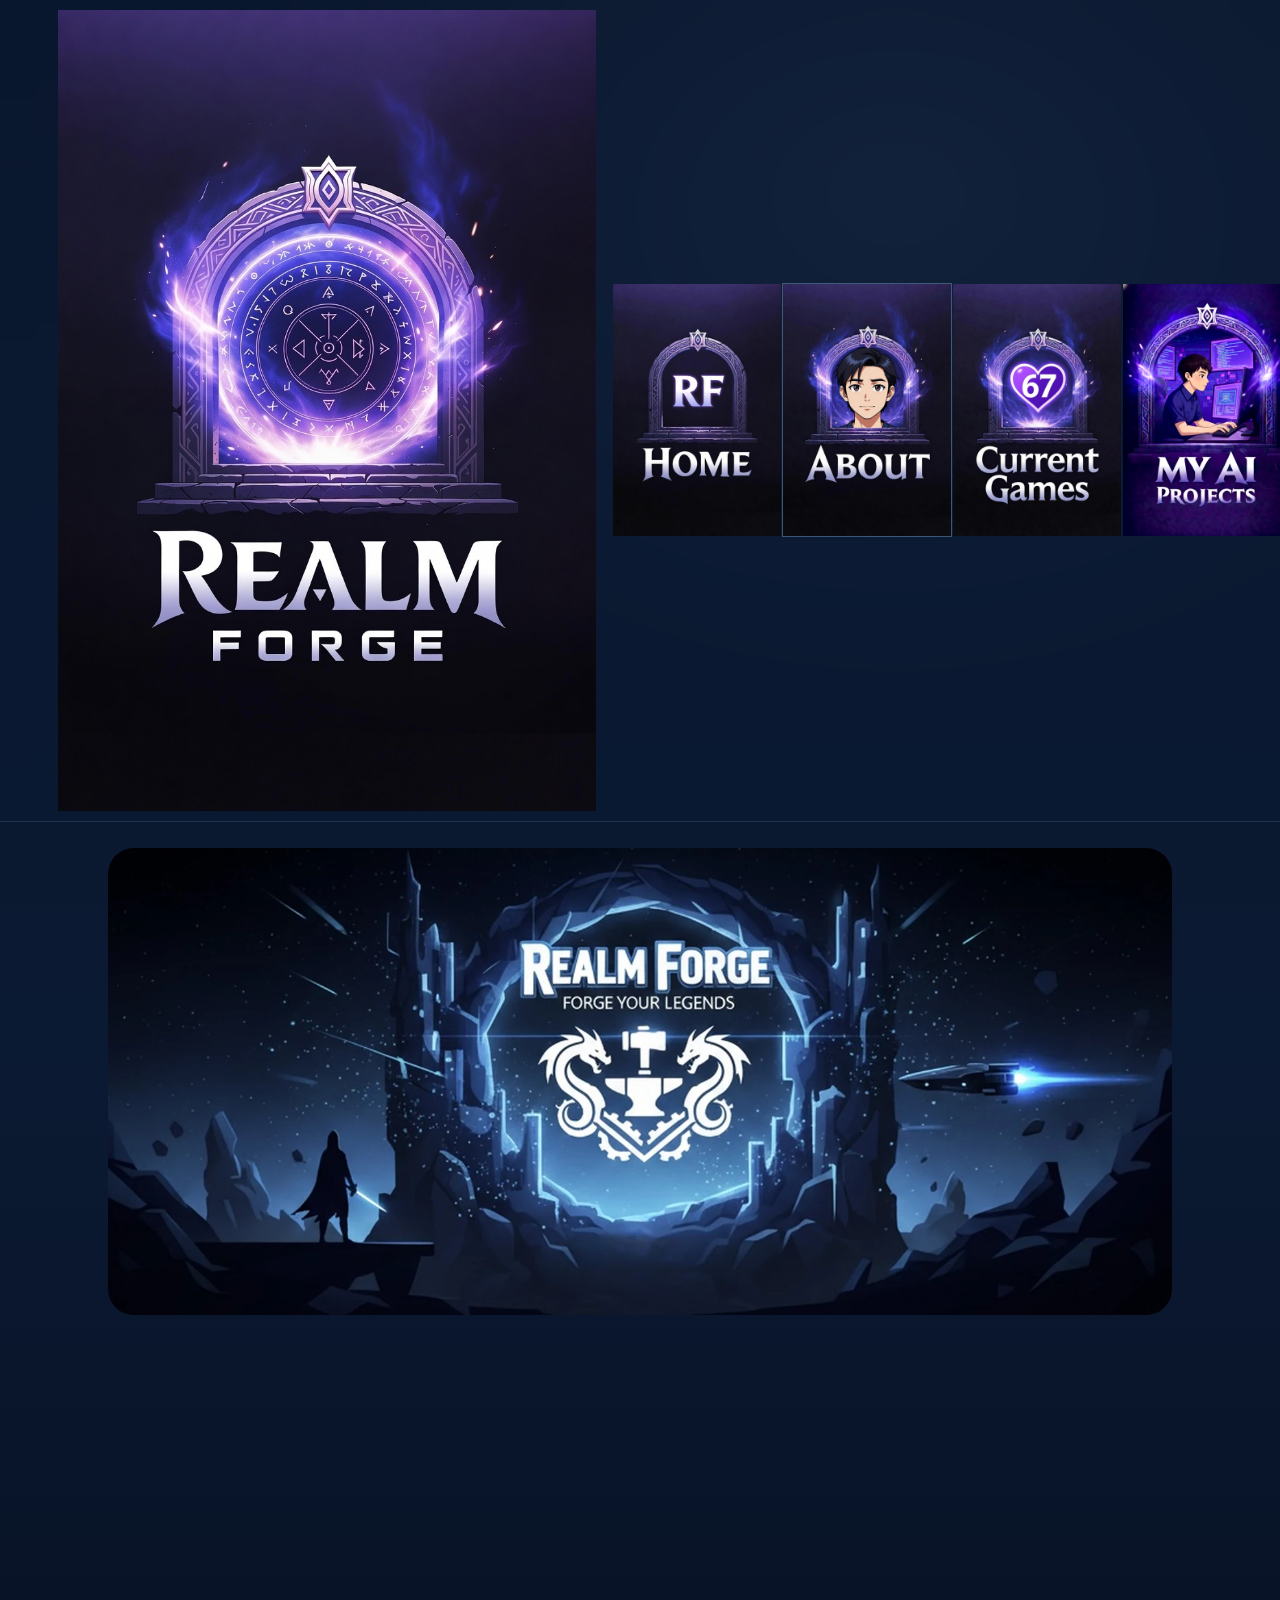
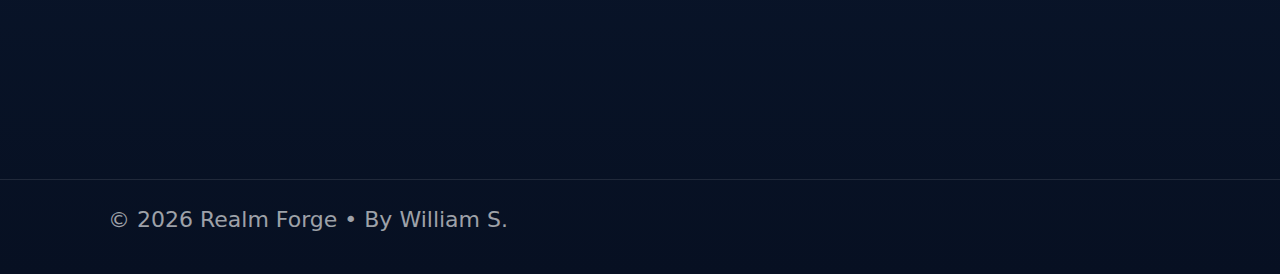
<file: about.html>
<!doctype html>
<html lang="en">
<head>
  <meta charset="utf-8"/>
  <meta name="viewport" content="width=device-width, initial-scale=1"/>
  <title>About • Realm Forge</title>
  <meta name="description" content="Realm Forge — a modern gaming site by William S.. Current games, reviews, and videos."/>
  <link rel="icon" href="./assets/svg/icon-sword.svg" type="image/svg+xml">
  <link rel="stylesheet" href="style.css"/>
</head>
<body>
<header class="topbar">
  <div class="container topbar-inner">
    <a class="brand" href="index.html" aria-label="Realm Forge home"><img class="brand-img" src="./assets/nav/logo.jpg" alt="Realm Forge"></a>
    <nav class="nav" aria-label="Primary navigation">
  <a class="navbtn" href="index.html" aria-label="Home"><img src="./assets/nav/home.jpg" alt="Home"></a>
  <a class="navbtn" href="about.html" aria-label="About"><img src="./assets/nav/about.jpg" alt="About"></a>
  <a class="navbtn" href="games.html" aria-label="Top 10"><img src="./assets/nav/games.jpg" alt="Top 10"></a>
  <a class="navbtn" href="reviews.html" aria-label="Projects"><img src="./assets/nav/reviews.jpg" alt="Projects"></a>
</nav>
  </div>
</header>
<section class="splash">
  <div class="container">
    <picture>
      <source srcset="./assets/img/splash.webp 1x, ./assets/img/splash@2x.webp 2x" type="image/webp">
      <img class="splash-img" src="./assets/img/splash.png" srcset="./assets/img/splash.png 1x, ./assets/img/splash@2x.png 2x" alt="Realm Forge splash">
    </picture>
  </div>
</section>
<main class="container">
  <section class="section">
    <div class="card pad" data-reveal>
      <h2 class="h2">About William S.</h2>
      <p class="p about-copy">WELCOME TO MY GAMING WORLD! I'm passionate about computer and video games! The thrill of epic adventures, clever strategies, and endless creativity keeps me coming back every day.<br><br></p><p class="p about-copy">I love teaming up with friends and family for co-op battles, funny moments, and friendly rivalries that make every session unforgettable.</p><p class="p about-copy">I am a native New Yorker. I currently game on PC, iOS, Switch 2, and Xbox. I'm also building my own games using vibe coding AI tools as well as classic hand-coding skills I'm sharpening at school.</p><p class="p about-copy">Am looking forward to learning how to turn my ideas into playable realities! Thank you for visiting Realm Forge.</p>
    </div>
  </section>
</main>
<footer class="footer">
  <div class="container">
    <div class="note">© 2026 Realm Forge • By William S.</div>
  </div>
</footer>
<script src="main.js"></script>
</body>
</html>
</file>
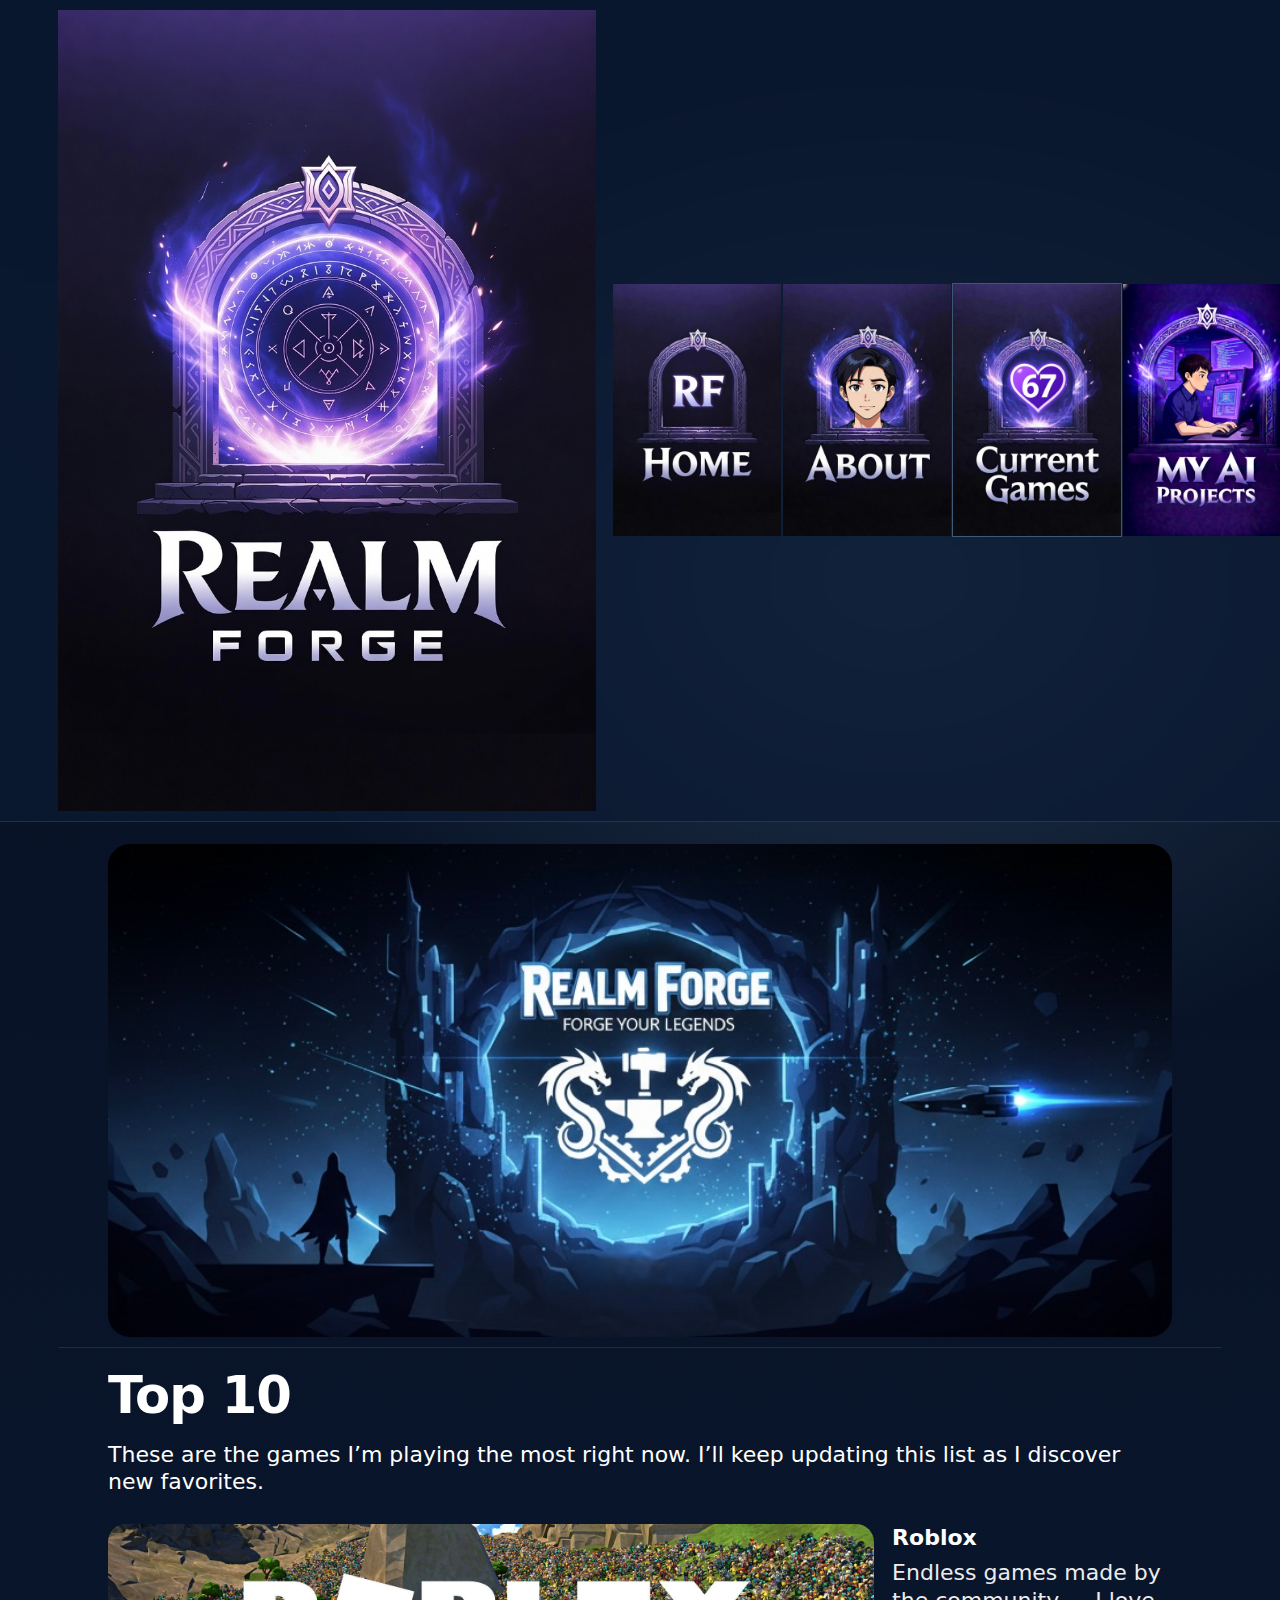
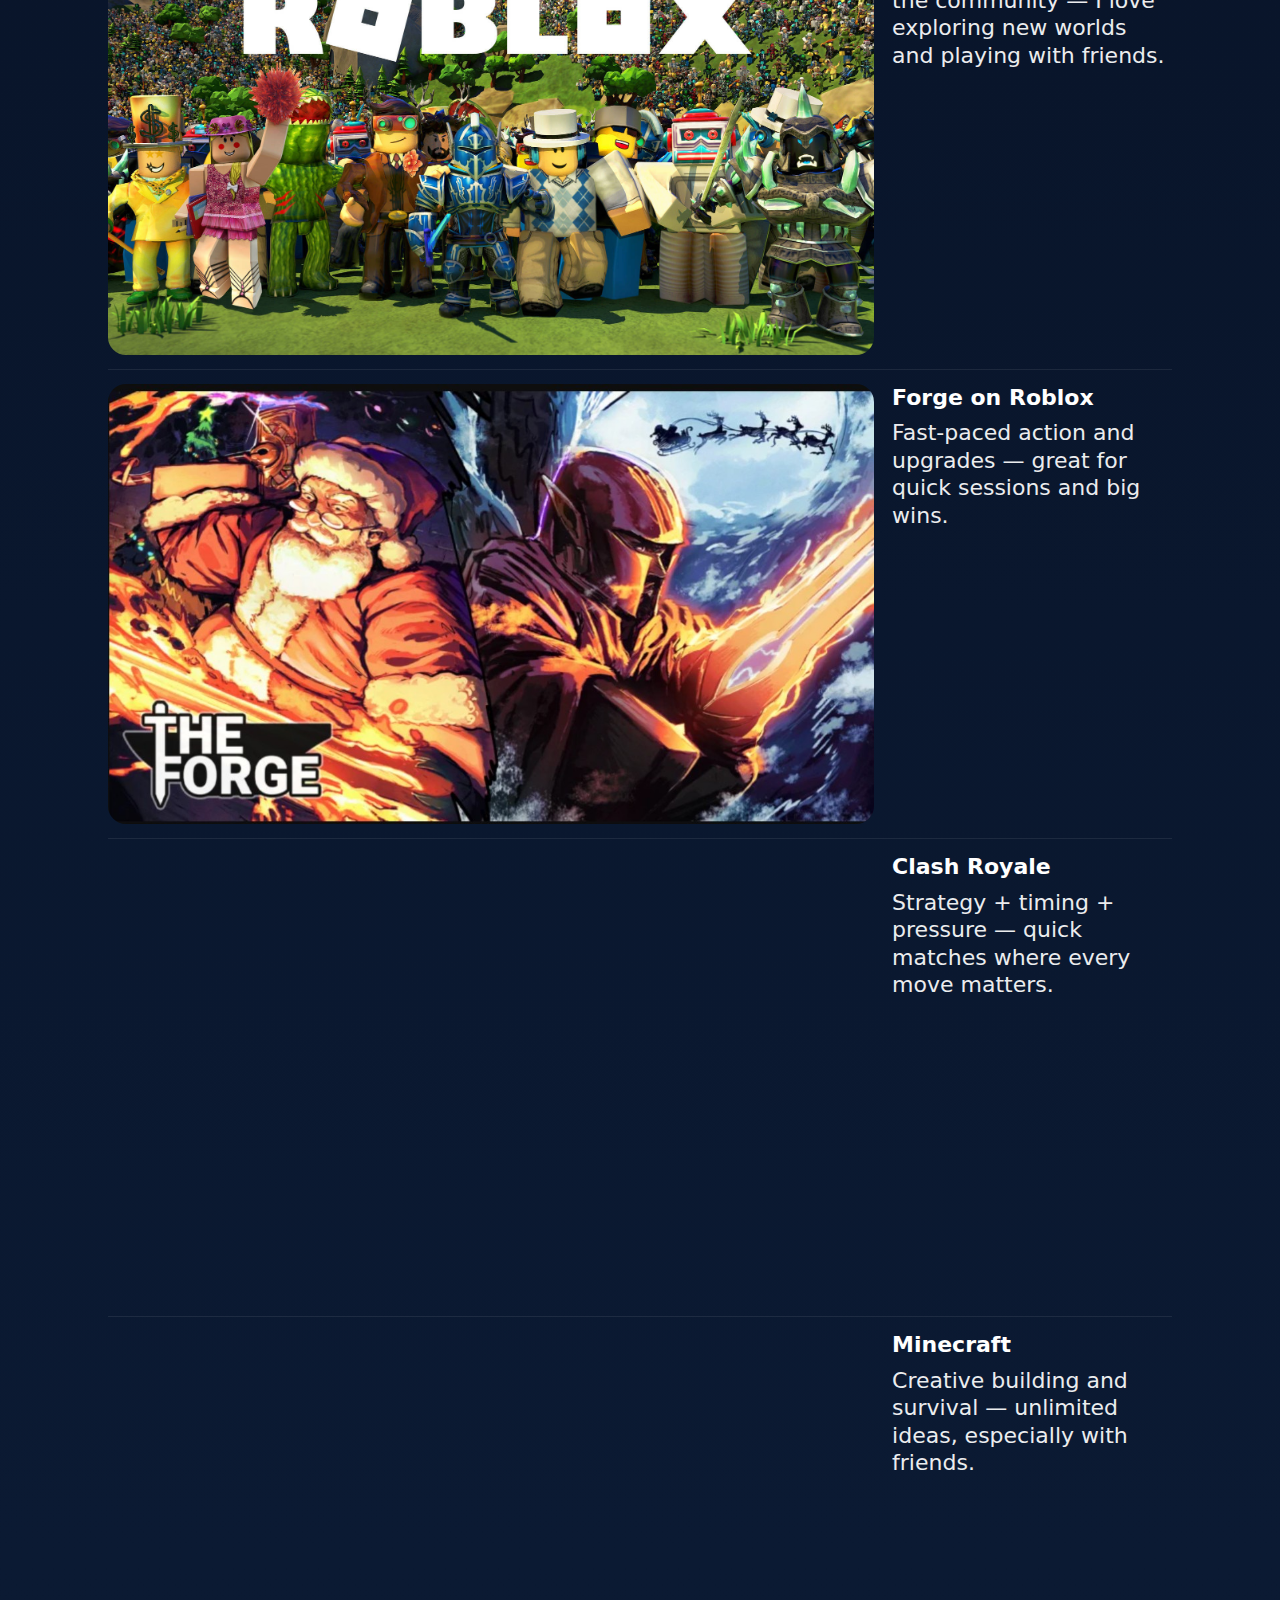
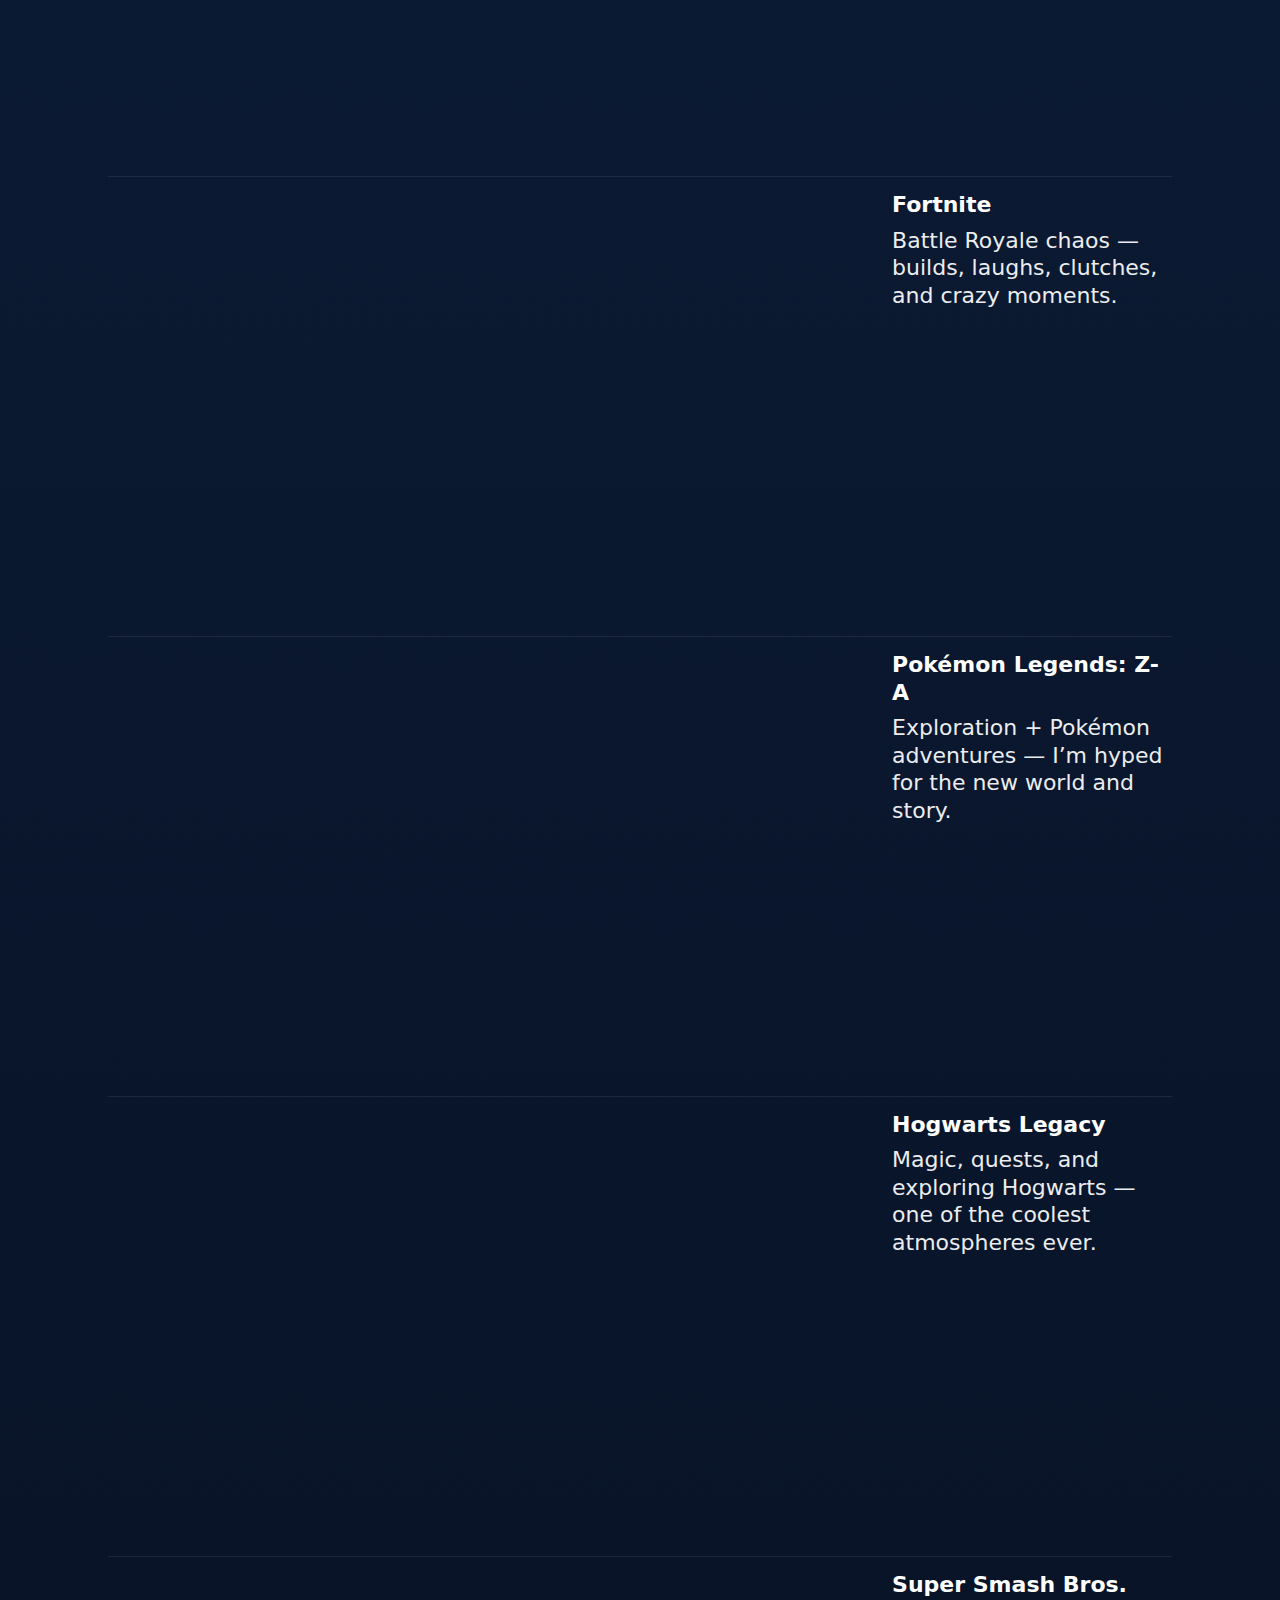
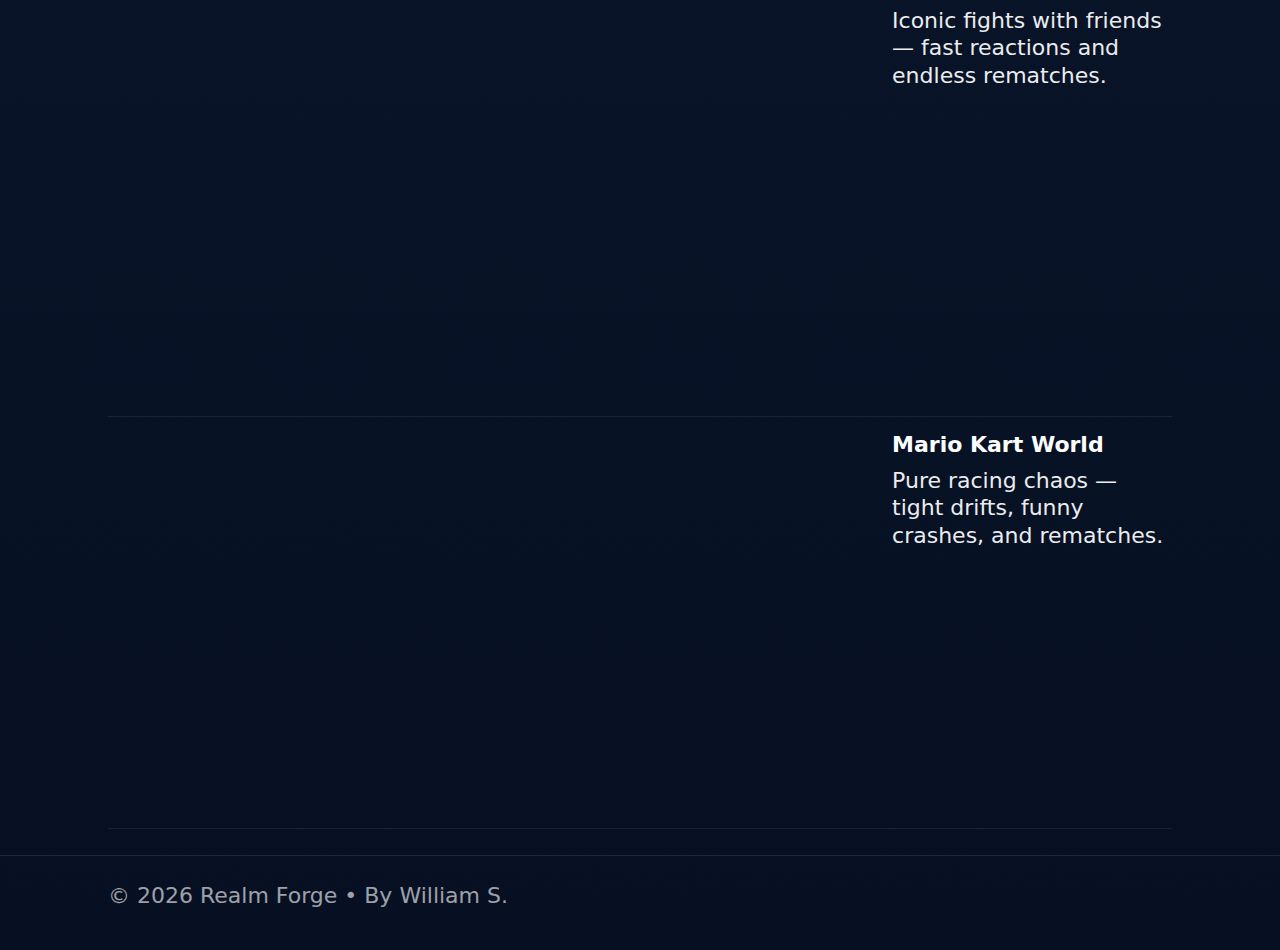
<file: games.html>
<!doctype html>
<html lang="en">
<head>
  <meta charset="utf-8"/>
  <meta name="viewport" content="width=device-width, initial-scale=1"/>
  <title>Top 10 • Realm Forge</title>
  <meta name="description" content="Realm Forge — a modern gaming site by William S.. Current games and reviews."/>
  <link rel="icon" href="./assets/svg/icon-sword.svg" type="image/svg+xml">
  <link rel="stylesheet" href="style.css"/>
</head>
<body>
<header class="topbar">
  <div class="container topbar-inner">
    <a class="brand" href="index.html" aria-label="Realm Forge home">
      <img class="brand-img" src="./assets/nav/logo.jpg" alt="Realm Forge">
    </a>
    <nav class="nav" aria-label="Primary navigation">
      <a class="navbtn" href="index.html" aria-label="Home"><img src="./assets/nav/home.jpg" alt="Home"></a>
      <a class="navbtn" href="about.html" aria-label="About"><img src="./assets/nav/about.jpg" alt="About"></a>
      <a class="navbtn" href="games.html" aria-label="Top 10"><img src="./assets/nav/games.jpg" alt="Top 10"></a>
      <a class="navbtn" href="reviews.html" aria-label="Projects"><img src="./assets/nav/reviews.jpg" alt="Projects"></a>
    </nav>
  </div>
</header>
<main>
  <section class="hero">
    <div class="container">
      <img class="hero-image" src="./assets/img/splash.jpg" alt="Realm Forge splash" loading="eager" decoding="async">
    </div>
  </section>

  <section class="intro">
    <div class="container">
      <h1 class="h1">Top 10</h1>
      <p>These are the games I’m playing the most right now. I’ll keep updating this list as I discover new favorites.</p>
    </div>
  </section>

  <section class="game-list game-list-large">
    <div class="container">

      <div class="game-row">
        <div class="game-media">
          <img src="./assets/games/roblox.jpg" alt="Roblox cover" loading="lazy" decoding="async">
        </div>
        <div class="game-content">
          <h3 class="game-title"><a href="https://en.wikipedia.org/wiki/Roblox" target="_blank" rel="noopener noreferrer">Roblox</a></h3>
          <p class="game-desc">Endless games made by the community — I love exploring new worlds and playing with friends.</p>
        </div>
      </div>


      <div class="game-row">
        <div class="game-media">
          <img src="./assets/games/forge.jpg" alt="Forge on Roblox cover" loading="lazy" decoding="async">
        </div>
        <div class="game-content">
          <h3 class="game-title"><a href="https://roblox.fandom.com/wiki/Forge" target="_blank" rel="noopener noreferrer">Forge on Roblox</a></h3>
          <p class="game-desc">Fast-paced action and upgrades — great for quick sessions and big wins.</p>
        </div>
      </div>


      <div class="game-row">
        <div class="game-media">
          <img src="./assets/games/clashroyale.jpg" alt="Clash Royale cover" loading="lazy" decoding="async">
        </div>
        <div class="game-content">
          <h3 class="game-title"><a href="https://en.wikipedia.org/wiki/Clash_Royale" target="_blank" rel="noopener noreferrer">Clash Royale</a></h3>
          <p class="game-desc">Strategy + timing + pressure — quick matches where every move matters.</p>
        </div>
      </div>


      <div class="game-row">
        <div class="game-media">
          <img src="./assets/games/minecraft.jpg" alt="Minecraft cover" loading="lazy" decoding="async">
        </div>
        <div class="game-content">
          <h3 class="game-title"><a href="https://en.wikipedia.org/wiki/Minecraft" target="_blank" rel="noopener noreferrer">Minecraft</a></h3>
          <p class="game-desc">Creative building and survival — unlimited ideas, especially with friends.</p>
        </div>
      </div>


      <div class="game-row">
        <div class="game-media">
          <img src="./assets/games/fortnite.jpg" alt="Fortnite cover" loading="lazy" decoding="async">
        </div>
        <div class="game-content">
          <h3 class="game-title"><a href="https://en.wikipedia.org/wiki/Fortnite" target="_blank" rel="noopener noreferrer">Fortnite</a></h3>
          <p class="game-desc">Battle Royale chaos — builds, laughs, clutches, and crazy moments.</p>
        </div>
      </div>


      <div class="game-row">
        <div class="game-media">
          <img src="./assets/games/pokemonlegendsza.jpg" alt="Pokémon Legends: Z-A cover" loading="lazy" decoding="async">
        </div>
        <div class="game-content">
          <h3 class="game-title"><a href="https://en.wikipedia.org/wiki/Pok%C3%A9mon_Legends:_Z-A" target="_blank" rel="noopener noreferrer">Pokémon Legends: Z-A</a></h3>
          <p class="game-desc">Exploration + Pokémon adventures — I’m hyped for the new world and story.</p>
        </div>
      </div>


      <div class="game-row">
        <div class="game-media">
          <img src="./assets/games/hogwartslegacy.jpg" alt="Hogwarts Legacy cover" loading="lazy" decoding="async">
        </div>
        <div class="game-content">
          <h3 class="game-title"><a href="https://en.wikipedia.org/wiki/Hogwarts_Legacy" target="_blank" rel="noopener noreferrer">Hogwarts Legacy</a></h3>
          <p class="game-desc">Magic, quests, and exploring Hogwarts — one of the coolest atmospheres ever.</p>
        </div>
      </div>


      <div class="game-row">
        <div class="game-media">
          <img src="./assets/games/supersmashbros.jpg" alt="Super Smash Bros. cover" loading="lazy" decoding="async">
        </div>
        <div class="game-content">
          <h3 class="game-title"><a href="https://en.wikipedia.org/wiki/Super_Smash_Bros." target="_blank" rel="noopener noreferrer">Super Smash Bros.</a></h3>
          <p class="game-desc">Iconic fights with friends — fast reactions and endless rematches.</p>
        </div>
      </div>


      <div class="game-row">
        <div class="game-media">
          <img src="./assets/games/mariokartworld.jpg" alt="Mario Kart World cover" loading="lazy" decoding="async">
        </div>
        <div class="game-content">
          <h3 class="game-title"><a href="https://en.wikipedia.org/wiki/Mario_Kart" target="_blank" rel="noopener noreferrer">Mario Kart World</a></h3>
          <p class="game-desc">Pure racing chaos — tight drifts, funny crashes, and rematches.</p>
        </div>
      </div>

    </div>
  </section>
</main>
<footer class="footer">
  <div class="container">
    <div class="note">© 2026 Realm Forge • By William S.</div>
    <div class="note note-big"></div>
  </div>
</footer>
<script src="main.js"></script>
</body>
</html>
</file>
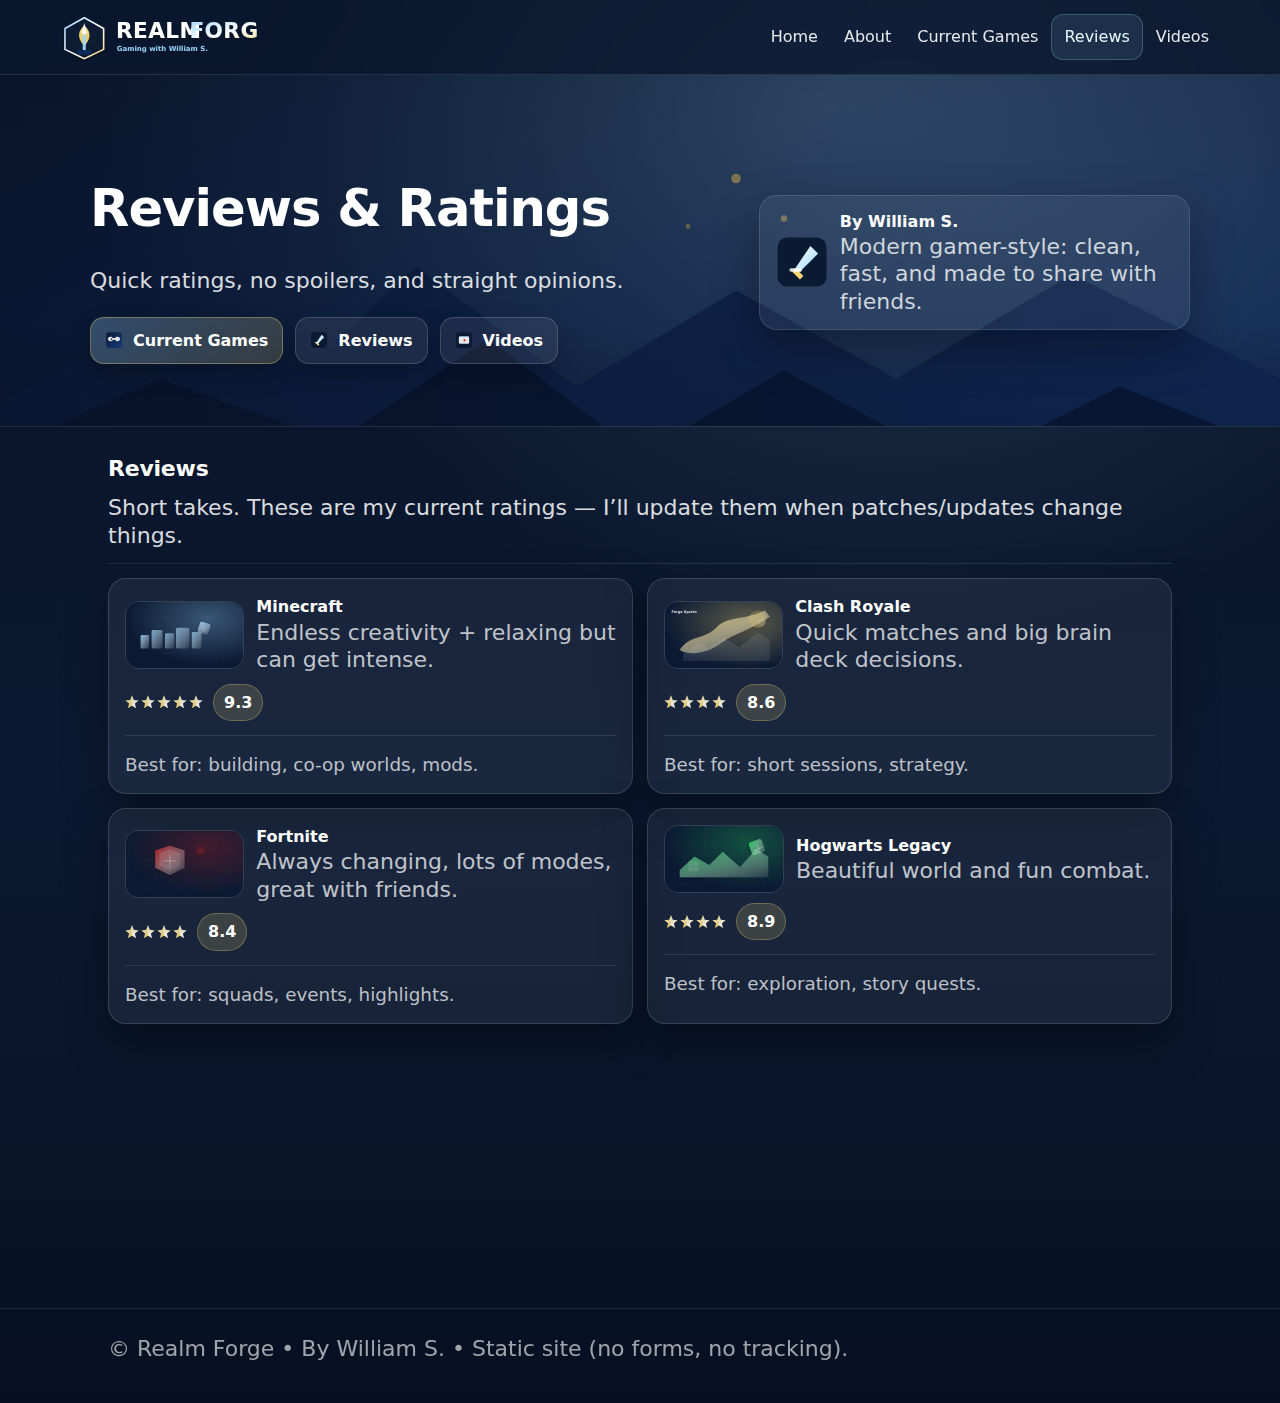
<file: reviews.html>
<!doctype html>
<html lang="en">
<head>
  <meta charset="utf-8"/>
  <meta name="viewport" content="width=device-width, initial-scale=1"/>
  <title>Reviews • Realm Forge</title>
  <meta name="description" content="Realm Forge — a modern gaming site by William S.. Current games, reviews, and videos."/>
  <link rel="icon" href="./assets/svg/icon-sword.svg" type="image/svg+xml">
  <link rel="stylesheet" href="style.css"/>
</head>
<body>

<header class="topbar">
  <div class="container topbar-inner">
    <a class="brand" href="index.html" aria-label="Realm Forge home">
      <img src="./assets/svg/logo.svg" alt="Realm Forge logo"/>
    </a>
    <nav class="nav" aria-label="Primary navigation">
      <a href="index.html">Home</a>
<a href="about.html">About</a>
<a href="games.html">Current Games</a>
<a href="reviews.html">Reviews</a>
<a href="videos.html">Videos</a>
    </nav>
  </div>
</header>

<section class="hero">
  <div class="bg" aria-hidden="true"></div>
  <div class="overlay" aria-hidden="true"></div>
  <div class="container hero-inner">
    <div>
      <h1 class="h1">Reviews & Ratings</h1>
      <p class="sub">Quick ratings, no spoilers, and straight opinions.</p>
      <div class="cta-row">
        <a class="btn primary" href="games.html"><img src="./assets/svg/icon-controller.svg" alt="" style="width:18px;height:18px">Current Games</a>
        <a class="btn" href="reviews.html"><img src="./assets/svg/icon-sword.svg" alt="" style="width:18px;height:18px">Reviews</a>
        <a class="btn" href="videos.html"><img src="./assets/svg/icon-video.svg" alt="" style="width:18px;height:18px">Videos</a>
      </div>
    </div>
    <div class="badge" data-reveal>
      <img src="./assets/svg/icon-sword.svg" alt="">
      <div>
        <div class="t">By William S.</div>
        <div class="d">Modern gamer-style: clean, fast, and made to share with friends.</div>
      </div>
    </div>
  </div>
</section>
<main class="container">

<section class="section">
  <h2 class="h2">Reviews</h2>
  <p class="p">Short takes. These are my current ratings — I’ll update them when patches/updates change things.</p>
  <div class="hr"></div>
  <div class="grid">
    
    <div class="card pad cols-6" data-reveal>
      <div class="mini">
        <img class="thumb" src="./assets/img/roblox.svg" alt="Minecraft thumbnail">
        <div>
          <div class="title">Minecraft</div>
          <div class="meta">Endless creativity + relaxing but can get intense.</div>
        </div>
      </div>
      <div class="rating">
        <div class="stars" aria-label="5 out of 5 stars"><span class="star"></span><span class="star"></span><span class="star"></span><span class="star"></span><span class="star"></span></div>
        <div class="score">9.3</div>
      </div>
      <div class="hr"></div>
      <p class="p"><small>Best for: building, co-op worlds, mods.</small></p>
    </div>
    
    <div class="card pad cols-6" data-reveal>
      <div class="mini">
        <img class="thumb" src="./assets/img/forge.svg" alt="Clash Royale thumbnail">
        <div>
          <div class="title">Clash Royale</div>
          <div class="meta">Quick matches and big brain deck decisions.</div>
        </div>
      </div>
      <div class="rating">
        <div class="stars" aria-label="4 out of 5 stars"><span class="star"></span><span class="star"></span><span class="star"></span><span class="star"></span></div>
        <div class="score">8.6</div>
      </div>
      <div class="hr"></div>
      <p class="p"><small>Best for: short sessions, strategy.</small></p>
    </div>
    
    <div class="card pad cols-6" data-reveal>
      <div class="mini">
        <img class="thumb" src="./assets/img/clash.svg" alt="Fortnite thumbnail">
        <div>
          <div class="title">Fortnite</div>
          <div class="meta">Always changing, lots of modes, great with friends.</div>
        </div>
      </div>
      <div class="rating">
        <div class="stars" aria-label="4 out of 5 stars"><span class="star"></span><span class="star"></span><span class="star"></span><span class="star"></span></div>
        <div class="score">8.4</div>
      </div>
      <div class="hr"></div>
      <p class="p"><small>Best for: squads, events, highlights.</small></p>
    </div>
    
    <div class="card pad cols-6" data-reveal>
      <div class="mini">
        <img class="thumb" src="./assets/img/minecraft.svg" alt="Hogwarts Legacy thumbnail">
        <div>
          <div class="title">Hogwarts Legacy</div>
          <div class="meta">Beautiful world and fun combat.</div>
        </div>
      </div>
      <div class="rating">
        <div class="stars" aria-label="4 out of 5 stars"><span class="star"></span><span class="star"></span><span class="star"></span><span class="star"></span></div>
        <div class="score">8.9</div>
      </div>
      <div class="hr"></div>
      <p class="p"><small>Best for: exploration, story quests.</small></p>
    </div>
    
    <div class="card pad cols-6" data-reveal>
      <div class="mini">
        <img class="thumb" src="./assets/img/fortnite.svg" alt="Super Smash Bros thumbnail">
        <div>
          <div class="title">Super Smash Bros</div>
          <div class="meta">The best party-fighting game with friends.</div>
        </div>
      </div>
      <div class="rating">
        <div class="stars" aria-label="4 out of 5 stars"><span class="star"></span><span class="star"></span><span class="star"></span><span class="star"></span></div>
        <div class="score">9.0</div>
      </div>
      <div class="hr"></div>
      <p class="p"><small>Best for: couch multiplayer.</small></p>
    </div>
    
  </div>
</section>

</main>

<footer class="footer">
  <div class="container">
    <div class="note">© Realm Forge • By William S. • Static site (no forms, no tracking).</div>
  </div>
</footer>

<script src="main.js"></script>
</body>
</html>
</file>
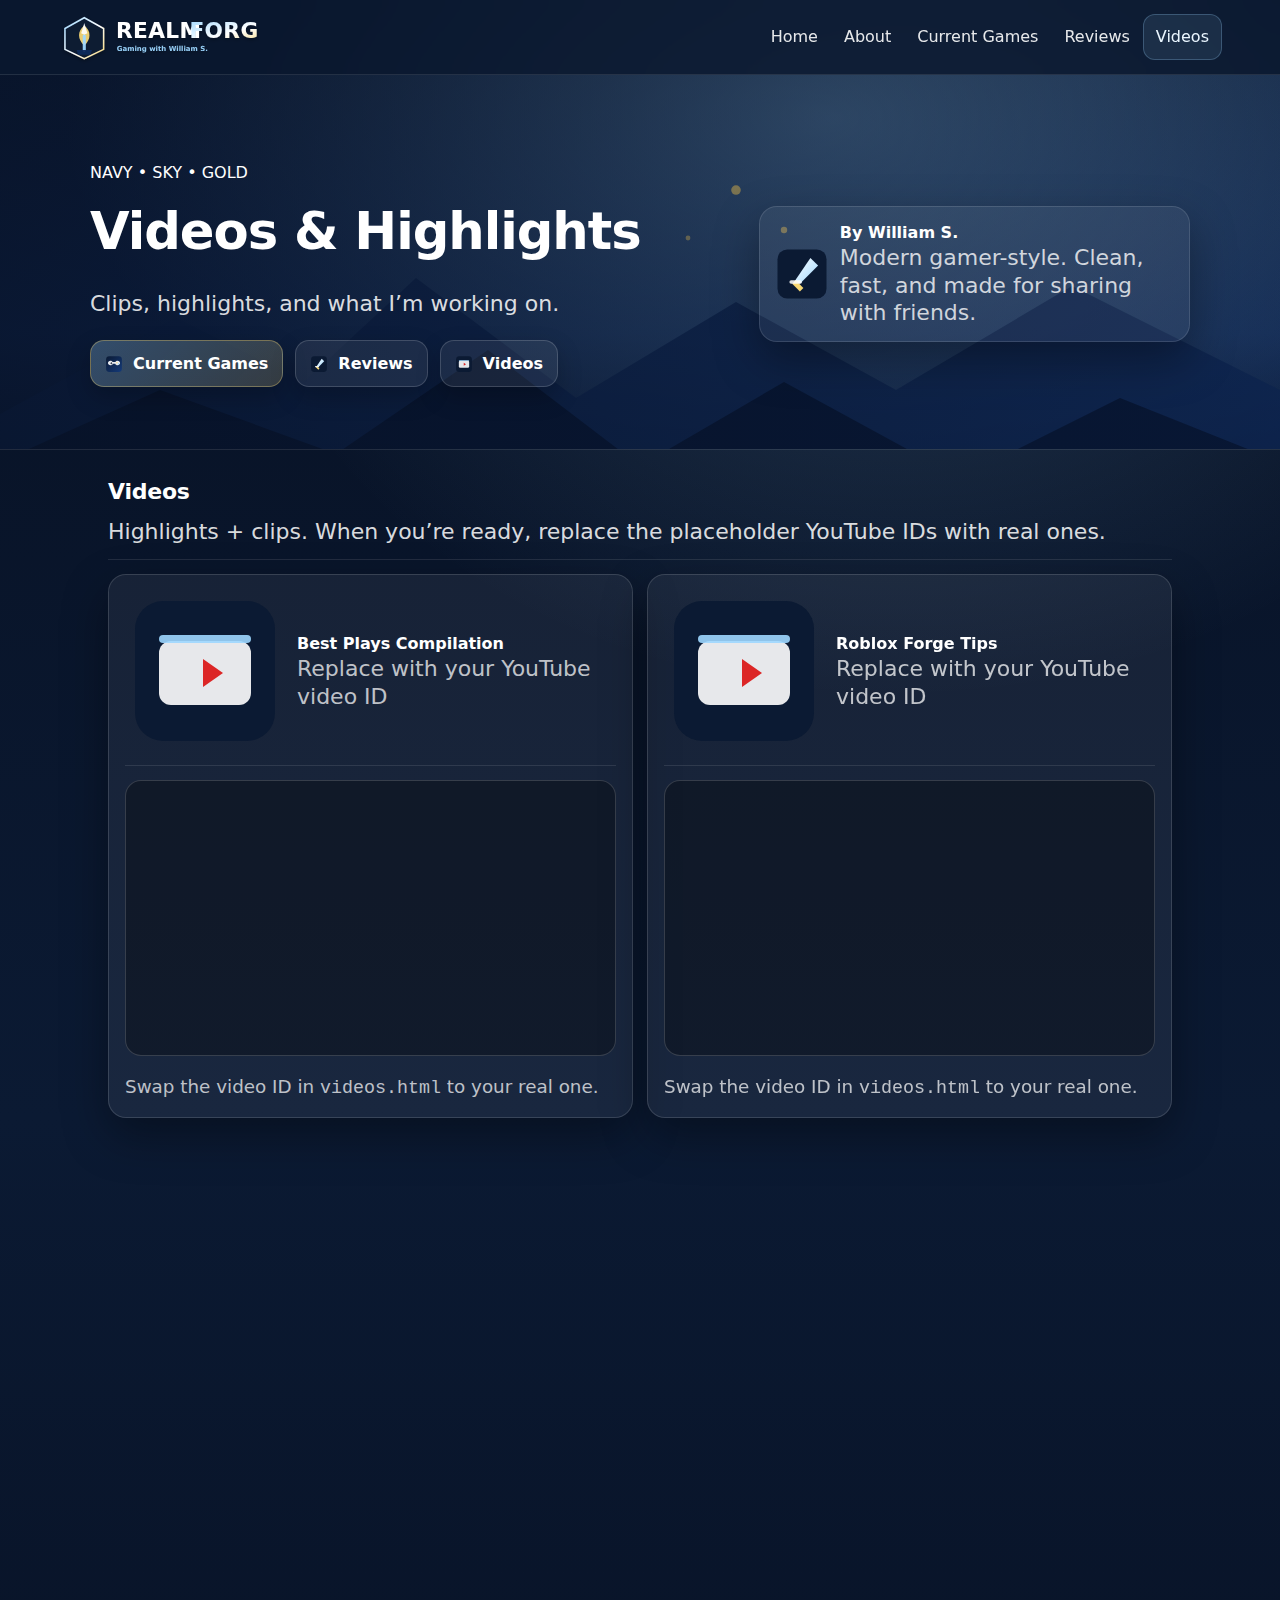
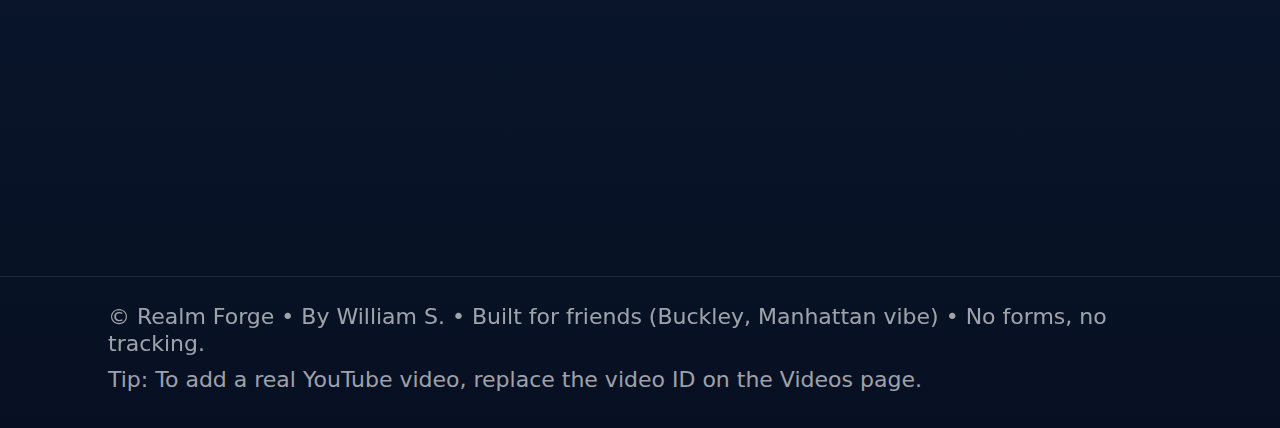
<file: videos.html>
<!doctype html>
<html lang="en">
<head>
  <meta charset="utf-8"/>
  <meta name="viewport" content="width=device-width, initial-scale=1"/>
  <title>Videos • Realm Forge</title>
  <meta name="description" content="Realm Forge — a modern gaming site by William S.. Current games, reviews, and videos."/>
  <link rel="icon" href="./assets/svg/icon-sword.svg" type="image/svg+xml">
  <link rel="stylesheet" href="style.css"/>
</head>
<body>

<header class="topbar">
  <div class="container topbar-inner">
    <a class="brand" href="index.html" aria-label="Realm Forge home">
      <img src="./assets/svg/logo.svg" alt="Realm Forge logo"/>
    </a>
    <nav class="nav" aria-label="Primary navigation">
      <a href="index.html">Home</a>
<a href="about.html">About</a>
<a href="games.html">Current Games</a>
<a href="reviews.html">Reviews</a>
<a href="videos.html">Videos</a>
    </nav>
  </div>
</header>

<section class="hero">
  <div class="bg" aria-hidden="true"></div>
  <div class="overlay" aria-hidden="true"></div>
  <div class="container hero-inner">
    <div>
      <div class="kicker">NAVY • SKY • GOLD</div>
      <h1 class="h1">Videos & Highlights</h1>
      <p class="sub">Clips, highlights, and what I’m working on.</p>
      <div class="cta-row">
        <a class="btn primary" href="games.html"><img src="./assets/svg/icon-controller.svg" alt="" style="width:18px;height:18px">Current Games</a>
        <a class="btn" href="reviews.html"><img src="./assets/svg/icon-sword.svg" alt="" style="width:18px;height:18px">Reviews</a>
        <a class="btn" href="videos.html"><img src="./assets/svg/icon-video.svg" alt="" style="width:18px;height:18px">Videos</a>
      </div>
    </div>
    <div class="badge" data-reveal>
      <img src="./assets/svg/icon-sword.svg" alt="">
      <div>
        <div class="t">By William S.</div>
        <div class="d">Modern gamer-style. Clean, fast, and made for sharing with friends.</div>
      </div>
    </div>
  </div>
</section>

<main class="container">

<section class="section">
  <h2 class="h2">Videos</h2>
  <p class="p">Highlights + clips. When you’re ready, replace the placeholder YouTube IDs with real ones.</p>
  <div class="hr"></div>
  <div class="grid">
    
    <div class="card pad cols-6" data-reveal>
      <div class="mini">
        <img src="./assets/svg/icon-video.svg" alt="">
        <div>
          <div class="title">Best Plays Compilation</div>
          <div class="meta">Replace with your YouTube video ID</div>
        </div>
      </div>
      <div class="hr"></div>
      <iframe class="video" src="https://www.youtube-nocookie.com/embed/dQw4w9WgXcQ" title="Best Plays Compilation" frameborder="0"
        allow="accelerometer; autoplay; clipboard-write; encrypted-media; gyroscope; picture-in-picture; web-share"
        allowfullscreen></iframe>
      <p class="p" style="margin-top:10px;"><small>Swap the video ID in <code>videos.html</code> to your real one.</small></p>
    </div>
    
    <div class="card pad cols-6" data-reveal>
      <div class="mini">
        <img src="./assets/svg/icon-video.svg" alt="">
        <div>
          <div class="title">Roblox Forge Tips</div>
          <div class="meta">Replace with your YouTube video ID</div>
        </div>
      </div>
      <div class="hr"></div>
      <iframe class="video" src="https://www.youtube-nocookie.com/embed/dQw4w9WgXcQ" title="Roblox Forge Tips" frameborder="0"
        allow="accelerometer; autoplay; clipboard-write; encrypted-media; gyroscope; picture-in-picture; web-share"
        allowfullscreen></iframe>
      <p class="p" style="margin-top:10px;"><small>Swap the video ID in <code>videos.html</code> to your real one.</small></p>
    </div>
    
    <div class="card pad cols-6" data-reveal>
      <div class="mini">
        <img src="./assets/svg/icon-video.svg" alt="">
        <div>
          <div class="title">Mario Kart Highlights</div>
          <div class="meta">Replace with your YouTube video ID</div>
        </div>
      </div>
      <div class="hr"></div>
      <iframe class="video" src="https://www.youtube-nocookie.com/embed/dQw4w9WgXcQ" title="Mario Kart Highlights" frameborder="0"
        allow="accelerometer; autoplay; clipboard-write; encrypted-media; gyroscope; picture-in-picture; web-share"
        allowfullscreen></iframe>
      <p class="p" style="margin-top:10px;"><small>Swap the video ID in <code>videos.html</code> to your real one.</small></p>
    </div>
    
  </div>

  <div class="card pad" style="margin-top:14px" data-reveal>
    <h2 class="h2">How to update videos</h2>
    <p class="p"><small>Find your YouTube video link, like <code>https://www.youtube.com/watch?v=VIDEOID</code>. Copy the <code>VIDEOID</code> part and replace it in <code>videos.html</code>.</small></p>
  </div>
</section>

</main>


<footer class="footer">
  <div class="container">
    <div class="note">© Realm Forge • By William S. • Built for friends (Buckley, Manhattan vibe) • No forms, no tracking.</div>
    <div class="note" style="margin-top:8px;">Tip: To add a real YouTube video, replace the video ID on the Videos page.</div>
  </div>
</footer>

<script src="main.js"></script>
</body>
</html>
</file>
<file: style.css>
/* NAV IMAGE BUTTONS (raw user uploads; no cropping) */
.topbar-inner{
  display:flex;
  align-items:center;
  justify-content:space-between;
  gap:16px;
}

.brand-img{
  height: 96px; width: auto; display:block;
  border-radius: 14px;
}

.nav{
  display:flex;
  align-items:center;
  gap:14px;
  flex-wrap:nowrap;          /* keep side-by-side on desktop */
  justify-content:flex-end;
}

.navbtn{ display:block; line-height:0; border-radius:16px; overflow:hidden; }
.navbtn img{
  height: 92px; width:auto; display:block;
  border-radius:16px;
}

/* Medium screens: allow wrap if needed */
@media (max-width: 980px){
  .brand-img{ height: 84px; }
  .navbtn img{ height: 78px; }
  .nav{ flex-wrap:wrap; }
}

/* Mobile: logo on top, then 4 nav buttons underneath, then splash/content */
@media (max-width: 520px){
  .topbar-inner{
    flex-direction:column;
    align-items:flex-start;
    gap:12px;
  }
  .brand-img{ height: 64px; }
  
  .nav{
    width:100%;
    display:flex;
    flex-wrap:nowrap;
    justify-content:space-between;
    gap:8px;
  }

  
  .navbtn{ flex:1 1 0; }
  .navbtn img{
    width:100%;
    height:auto;
    max-height: 64px;
  }


}
/* End NAV IMAGE BUTTONS */

:root{
  --navy:#0b1a33;
  --navy2:#102b5c;
  --white:#ffffff;
  --sky:#9dd7ff;
  --gold:#f7d774;
  --crimson:#b91c1c;
  --gray:#94a3b8;

  --bg: radial-gradient(1200px 900px at 70% 10%, rgba(157,215,255,.18), transparent 55%),
        linear-gradient(180deg, #071022, #0b1a33 55%, #071022);
  --card: rgba(255,255,255,.06);
  --stroke: rgba(255,255,255,.14);
  --shadow: 0 18px 45px rgba(0,0,0,.35);
  --radius: 18px;
}
*{box-sizing:border-box}
html,body{margin:0;padding:0}
body{
  font-family: ui-sans-serif, system-ui, -apple-system, Segoe UI, Roboto, Arial;
  color: var(--white);
  background: var(--bg);
  line-height: 1.45;
}
a{color:inherit;text-decoration:none}
a:hover{opacity:.92}
.container{max-width:1100px;margin:0 auto;padding:0 18px}

.topbar{
  position:sticky;top:0;z-index:50;
  backdrop-filter: blur(14px);
  background: rgba(11,26,51,.72);
  border-bottom: 1px solid rgba(255,255,255,.10);
}
.topbar-inner{display:flex;align-items:center;justify-content:space-between;gap:14px;padding:10px 0}
.brand{display:flex;align-items:center;gap:12px;min-width:220px}
.brand img{height:44px;width:auto;display:block}
.nav{display:flex;flex-wrap:wrap;gap:10px;justify-content:flex-end}
.nav a{padding:10px 12px;border-radius:12px;color:rgba(255,255,255,.9);border:1px solid transparent;transition:transform .15s ease, background .15s ease, border-color .15s ease}
.nav a:hover{background:rgba(255,255,255,.06);transform:translateY(-1px)}
.nav a.active{background:rgba(157,215,255,.10);border-color:rgba(157,215,255,.25);color:#eaf6ff}

.hero{position:relative;border-bottom:1px solid rgba(255,255,255,.10)}
.hero .bg{position:absolute;inset:0;background:url("./assets/svg/hero.svg") center/cover no-repeat}
.hero .overlay{position:absolute;inset:0;background:linear-gradient(90deg, rgba(7,16,34,.72), rgba(7,16,34,.25))}
.hero-inner{position:relative;padding:64px 0 52px;display:grid;grid-template-columns:1.2fr .8fr;gap:22px;align-items:center}
.h1{font-size:clamp(34px,4vw,52px);margin:10px 0 10px;letter-spacing:-.02em}
.sub{color:rgba(255,255,255,.86);font-size:16px;max-width:52ch}
.cta-row{display:flex;gap:12px;flex-wrap:wrap;margin-top:18px}
.btn{display:inline-flex;align-items:center;gap:10px;padding:11px 14px;border-radius:14px;border:1px solid rgba(255,255,255,.16);background:rgba(255,255,255,.07);box-shadow:0 10px 24px rgba(0,0,0,.22);transition:transform .15s ease, background .15s ease, border-color .15s ease;font-weight:800}
.btn:hover{transform:translateY(-1px);background:rgba(255,255,255,.10);border-color:rgba(157,215,255,.30)}
.btn.primary{background:linear-gradient(135deg, rgba(157,215,255,.28), rgba(247,215,116,.18));border-color:rgba(247,215,116,.35)}
.badge{display:flex;gap:10px;align-items:center;padding:14px 14px;border-radius:var(--radius);background:rgba(255,255,255,.06);border:1px solid rgba(255,255,255,.12);box-shadow:var(--shadow)}
.badge img{width:56px;height:56px}
.badge .t{font-weight:900}
.badge .d{color:rgba(255,255,255,.78);font-size:13px}

.section{padding:28px 0}
.h2{font-size:22px;margin:0 0 12px;letter-spacing:-.01em}
.grid{display:grid;grid-template-columns:repeat(12, 1fr);gap:14px}
.card{background:var(--card);border:1px solid var(--stroke);border-radius:var(--radius);box-shadow:var(--shadow);overflow:hidden}
.card.pad{padding:16px}
.card:hover{border-color:rgba(157,215,255,.25)}
.mini{display:flex;gap:12px;align-items:center}
.mini picture{flex:0 0 auto}
.mini picture, .mini picture img{display:block}

.mini img.thumb{width:120px;height:68px;border-radius:14px;object-fit:cover;border:1px solid rgba(255,255,255,.12)}
.mini img.icon{width:44px;height:44px;border-radius:12px}
.mini .title{font-weight:900}
.mini .meta{color:rgba(255,255,255,.74);font-size:13px}
.cols-4{grid-column:span 4}
.cols-6{grid-column:span 6}
.cols-8{grid-column:span 8}
.cols-12{grid-column:span 12}
.list{display:flex;flex-direction:column;gap:10px}
.p{color:rgba(255,255,255,.86);margin:0}
.p small{color:rgba(255,255,255,.72)}
.hr{height:1px;background:rgba(255,255,255,.10);margin:14px 0}

.rating{display:flex;align-items:center;gap:10px;margin-top:10px}
.stars{display:inline-flex;gap:2px}
.star{width:14px;height:14px;display:inline-block;background:conic-gradient(from 180deg, var(--gold), #fff);clip-path:polygon(50% 0%, 63% 34%, 98% 38%, 71% 60%, 79% 94%, 50% 76%, 21% 94%, 29% 60%, 2% 38%, 37% 34%);opacity:.9}
.score{font-weight:900;padding:6px 10px;border-radius:999px;background:rgba(247,215,116,.16);border:1px solid rgba(247,215,116,.28)}
.video{aspect-ratio:16/9;width:100%;border:1px solid rgba(255,255,255,.16);border-radius:16px;overflow:hidden;background:rgba(0,0,0,.30)}
.footer{padding:26px 0 40px;color:rgba(255,255,255,.70);border-top:1px solid rgba(255,255,255,.10);margin-top:26px}
.note{color:rgba(255,255,255,.72);font-size:13px}

[data-reveal]{opacity:0;transform:translateY(8px);transition:opacity .35s ease, transform .35s ease}
.reveal{opacity:1;transform:translateY(0)}

@media (max-width: 900px){
  .hero-inner{grid-template-columns:1fr;padding:52px 0 38px}
  .brand{min-width:unset}
  .cols-4,.cols-6,.cols-8{grid-column:span 12}
  .mini img.thumb{width:100px;height:56px}
}

/* Brand logo sizing */
.brand picture, .brand img { display:block; }
.brand img { height: 54px; width: auto; } /* ~50% larger */
@media (max-width: 900px){
  .brand img { height: 44px; }
}
@media (max-width: 520px){
  .brand img { height: 36px; }
}

/* Splash */
.splash { padding: 26px 0 6px; }
.splash-img { width: 100%; height: auto; border-radius: 26px; display:block; }

/* Nav icon buttons */
.nav { display:flex; align-items:center; gap:14px; flex-wrap:wrap; }
.navicon picture, .navicon img { display:block; }
.navicon img { height: 32px; width:auto; border-radius: 10px; }
@media (max-width: 900px){
  .nav { gap:10px; }
  .navicon img { height: 28px; border-radius: 10px; }
}
@media (max-width: 520px){
  .nav { gap:8px; }
  .navicon img { height: 24px; border-radius: 9px; }
}

/* Featured rows */
.feature-list { display:flex; flex-direction:column; gap:18px; }
.feature-row { display:flex; gap:18px; align-items:stretch; }
.fr-media { flex: 3; }
.fr-media img { width:100%; height:auto; border-radius: 22px; display:block; border:1px solid rgba(255,255,255,.12); }
.fr-text { flex: 1; display:flex; flex-direction:column; justify-content:center; gap:10px; }
.fr-title { font-size: 22px; font-weight: 800; letter-spacing: .2px; }
.fr-title a { color: inherit; text-decoration: none; }
.fr-title a:hover { text-decoration: underline; }
.fr-desc { opacity: .88; line-height: 1.45; }
@media (max-width: 900px){
  .feature-row { flex-direction: column; }
  .fr-title { font-size: 20px; }
}

/* Footer tweaks */
.footer .note { font-size: 2em; opacity: .85; }



.brand-img{
  height: 64px; width: auto; display:block;
  border-radius: 10px;
}
.nav{ display:flex; align-items:center; gap:12px; flex-wrap:wrap; justify-content:flex-end; }
.navbtn{ display:block; line-height:0; border-radius:12px; overflow:hidden; }
.navbtn img{ height: 52px; width:auto; display:block; border-radius:12px; }
@media (max-width: 900px){
  .brand-img{ height: 54px; }
  .navbtn img{ height: 44px; }
}
@media (max-width: 520px){
  .topbar-inner{ align-items:flex-start; gap:10px; }
  .brand-img{ height: 46px; }
  .nav{ gap:8px; justify-content:flex-start; }
  .navbtn img{ height: 40px; }
}


.brand-img{
  height: 120px; width: auto; display:block;
  border-radius: 14px;
}
.nav{ display:flex; align-items:center; gap:16px; flex-wrap:wrap; justify-content:flex-end; }
.navbtn{ display:block; line-height:0; border-radius:16px; overflow:hidden; }
.navbtn img{ height: 110px; width:auto; display:block; border-radius:16px; }

@media (max-width: 900px){
  .brand-img{ height: 92px; }
  .navbtn img{ height: 86px; }
}
@media (max-width: 520px){
  .topbar-inner{ align-items:flex-start; gap:10px; }
  .brand-img{ height: 64px; }
  .nav{ gap:10px; justify-content:flex-start; }
  .navbtn img{ height: 62px; }
}

/* Global image safety (prevents “broken layout hides image”) */
img{ max-width:100%; height:auto; display:block; }
.gamepic img{ border-radius: 18px; }

img{ max-width:100%; height:auto; display:block; }


/* HERO VIDEO (home only) */
.hero-media{ position:relative; width:100%; }
.hero-video{
  width:100%;
  height:auto;
  display:block;
  border-radius: 22px;
}
.hero-fallback{
  position:absolute;
  inset:0;
  width:100%;
  height:100%;
  object-fit:cover;
  border-radius: 22px;
  opacity:0;
  pointer-events:none;
}
/* If video fails to load, keep fallback visible */
.hero-media video:not([src]) + .hero-fallback{ opacity:1; }
@media (prefers-reduced-motion: reduce){
  .hero-video{ display:none; }
  .hero-fallback{ position:relative; opacity:1; }
}



/* ===== HEADER OVERRIDES (requested sizing) ===== */
.topbar-inner{
  display:flex !important;
  align-items:center !important;
  justify-content:space-between !important;
  gap:16px !important;
}

.brand{
  display:block !important;
  flex: 0 0 auto !important;
}

.brand-img{
  display:block !important;
  width: 42vw !important;          /* make logo big on desktop */
  max-width: 680px !important;
  min-width: 420px !important;
  height: auto !important;
  flex-shrink: 0 !important;
  border-radius: 0 !important;     /* keep rectangular */
}

/* Desktop nav buttons: twice as large, no gaps, keep rectangles */
.nav{
  display:flex !important;
  align-items:center !important;
  justify-content:flex-end !important;
  gap:0 !important;
  flex-wrap:nowrap !important;
  flex: 1 1 auto !important;
}

.navbtn{
  flex: 0 0 auto !important;
  width: 170px !important;         /* big buttons */
  max-width: 180px !important;
  margin:0 !important;
  padding:0 !important;
  border-radius:0 !important;
  overflow:hidden !important;
}

.navbtn img{
  width:100% !important;
  height:auto !important;          /* preserves rectangle */
  display:block !important;
  border-radius:0 !important;
}

/* Mobile: logo takes ~95% width; icons 4 across with no gaps */
@media (max-width: 520px){
  .topbar-inner{
    flex-direction:column !important;
    align-items:flex-start !important;
    gap:10px !important;
  }

  .brand-img{
    width:95vw !important;
    max-width: 95vw !important;
    min-width: 0 !important;
  }

  .nav{
    width:95vw !important;
    justify-content:space-between !important;
    gap:0 !important;
  }

  .navbtn{
    width: calc(95vw / 4) !important;
    max-width: none !important;
    flex: 0 0 auto !important;
  }

  .navbtn img{
    width:100% !important;
    height:auto !important;
  }
}
/* ===== END HEADER OVERRIDES ===== */



/* ===== MOBILE NAV ICON ASPECT FIX ===== */
@media (max-width: 520px){
  .nav{ align-items:flex-start !important; }
  .navbtn{ overflow:visible !important; }
  .navbtn img{
    width:100% !important;
    height:auto !important;
    max-height:none !important;
    min-height:0 !important;
    object-fit:contain !important;
  }
}
/* ===== END MOBILE NAV ICON ASPECT FIX ===== */



/* ===== HERO + GAME ROW LAYOUT (RESTORED) ===== */
.hero{ padding: 22px 0 10px; }
.hero-image{
  width:100%;
  height:auto;
  display:block;
  border-radius:22px;
}

.intro{ padding: 10px 0 14px; }
.intro h1{ margin: 0 0 8px; }
.intro p{ margin: 0; }

.game-list-large .game-row{
  display:flex;
  gap:18px;
  align-items:stretch;
  padding: 14px 0;
  border-bottom: 1px solid rgba(255,255,255,0.08);
}

.game-list-large .game-media{ flex: 0 0 72%; }
.game-list-large .game-media img{
  width:100%;
  height:auto;
  display:block;
  border-radius:18px;
}

.game-list-large .game-content{ flex: 1 1 auto; }
.game-title{ margin: 0 0 8px; }
.game-title a{ text-decoration: none; }
.game-desc{ margin: 0; opacity: 0.92; }

.note-big{ font-size: 1.15rem; opacity: 0.95; }

/* Mobile: stack image above text */
@media (max-width: 520px){
  .game-list-large .game-row{ flex-direction:column; }
  .game-list-large .game-media{ flex: 0 0 auto; }
}
/* ===== END HERO + GAME ROW LAYOUT ===== */



/* ===== HOME FEATURED TEXT SIZE (requested 100% larger) ===== */
.featured .game-title{ font-size: 2rem; line-height: 1.15; }
.featured .game-desc{ font-size: 2rem; line-height: 1.25; }
/* ===== END HOME FEATURED TEXT SIZE ===== */



/* ===== HOME FEATURED LAYOUT FIX (75/25 desktop) ===== */
@media (min-width: 521px){
  .featured .game-list-large{ max-width: 1200px; margin: 0 auto; }
  .featured .game-list-large .game-card{
    display:flex;
    align-items:stretch;
    gap:18px;
  }
  .featured .game-list-large .game-media{
    flex: 0 0 75%;
    max-width: 75%;
  }
  .featured .game-list-large .game-content{
    flex: 0 0 25%;
    max-width: 25%;
  }
}
/* ===== END HOME FEATURED LAYOUT FIX ===== */



/* ===== GLOBAL ALIGNMENT (consistent left edge) ===== */
:root{
  --page-max: 1200px;
  --page-pad: 18px;
}
.site-header{ width:100%; }
.topbar-inner,
main{
  max-width: var(--page-max);
  margin-left:auto;
  margin-right:auto;
  padding-left: var(--page-pad);
  padding-right: var(--page-pad);
  box-sizing:border-box;
}
.topbar-inner{ justify-content: space-between !important; }

/* Make sure sections don't introduce extra horizontal offset */
.hero-media,
.intro,
.featured{ margin-left:0 !important; margin-right:0 !important; }

/* Keep featured area constrained */
.featured .game-list-large{ width:100%; max-width: var(--page-max); margin:0; }

@media (max-width: 520px){
  :root{ --page-pad: 14px; }
  .topbar-inner, main{
    padding-left: var(--page-pad);
    padding-right: var(--page-pad);
  }
}
/* ===== END GLOBAL ALIGNMENT ===== */


.rank{font-weight:800; margin-right:0.25rem;}

/* Unified content sizing:
   Keep the HERO H1 large, but make the rest of the visible copy (section titles,
   paragraphs, game titles/descriptions) match the same "Welcome to Realm Forge"
   body-section scale.
*/
:root{
  --rf-uniform-text: clamp(18px, 2.2vw, 22px);
}

/* Do NOT touch the hero H1 size */
.h2,
.intro p,
.section-title,
.game-title, .game-desc, .game-subnote,
.content-card p, .content-card h2,
.note, .footer .note,
.mini .meta, .badge .d,
.p, .sub,
.fr-title, .fr-desc{
  font-size: var(--rf-uniform-text) !important;
  line-height: 1.25;
}

/* Make ranking numbers clearly visible */
.rank{font-size: clamp(22px, 3vw, 30px);}



/* ===== TOP 10 RANK NUMBER SIZE ===== */
.game-rank{
  font-size: clamp(32px, 4vw, 56px);
  font-weight: 900;
  line-height: 1;
  letter-spacing: 0.02em;
}
/* ===== END TOP 10 RANK NUMBER SIZE ===== */



/* ===== HOME HERO VIDEOS ===== */
.hero-video-grid{
  display:flex;
  gap:14px;
  align-items:flex-start;
}
.hero-video-grid video{
  width:50%;
  height:auto;
  border-radius:14px;
  background:#000;
}
.play-both-btn{
  margin-top:12px;
}
/* Mobile: stack videos */
@media (max-width: 520px){
  .hero-video-grid{ flex-direction: column; }
  .hero-video-grid video{ width:100%; }
}
/* ===== END HOME HERO VIDEOS ===== */



/* ===== v34 HERO VIDEO LAYOUT ===== */
.hero-video-grid{
  display: grid;
  grid-template-columns: 1fr; /* mobile stacked */
  gap: 14px;
  align-items: start;
}
.hero-video-grid video{
  width: 100%;
  height: auto;
  border-radius: 14px;
  background: #000;
}

/* Same visual size on desktop: enforce consistent frame */
@media (min-width: 521px){
  .hero-video-grid{
    grid-template-columns: 1fr 1fr; /* desktop side-by-side */
  }
  .hero-video-grid video{
    aspect-ratio: 9 / 16;
    object-fit: cover;
  }
  /* Remove the "Play both with sound" UI on desktop */
  .play-both-btn{ display: none !important; }
}
/* ===== END v34 HERO VIDEO LAYOUT ===== */
</file>
